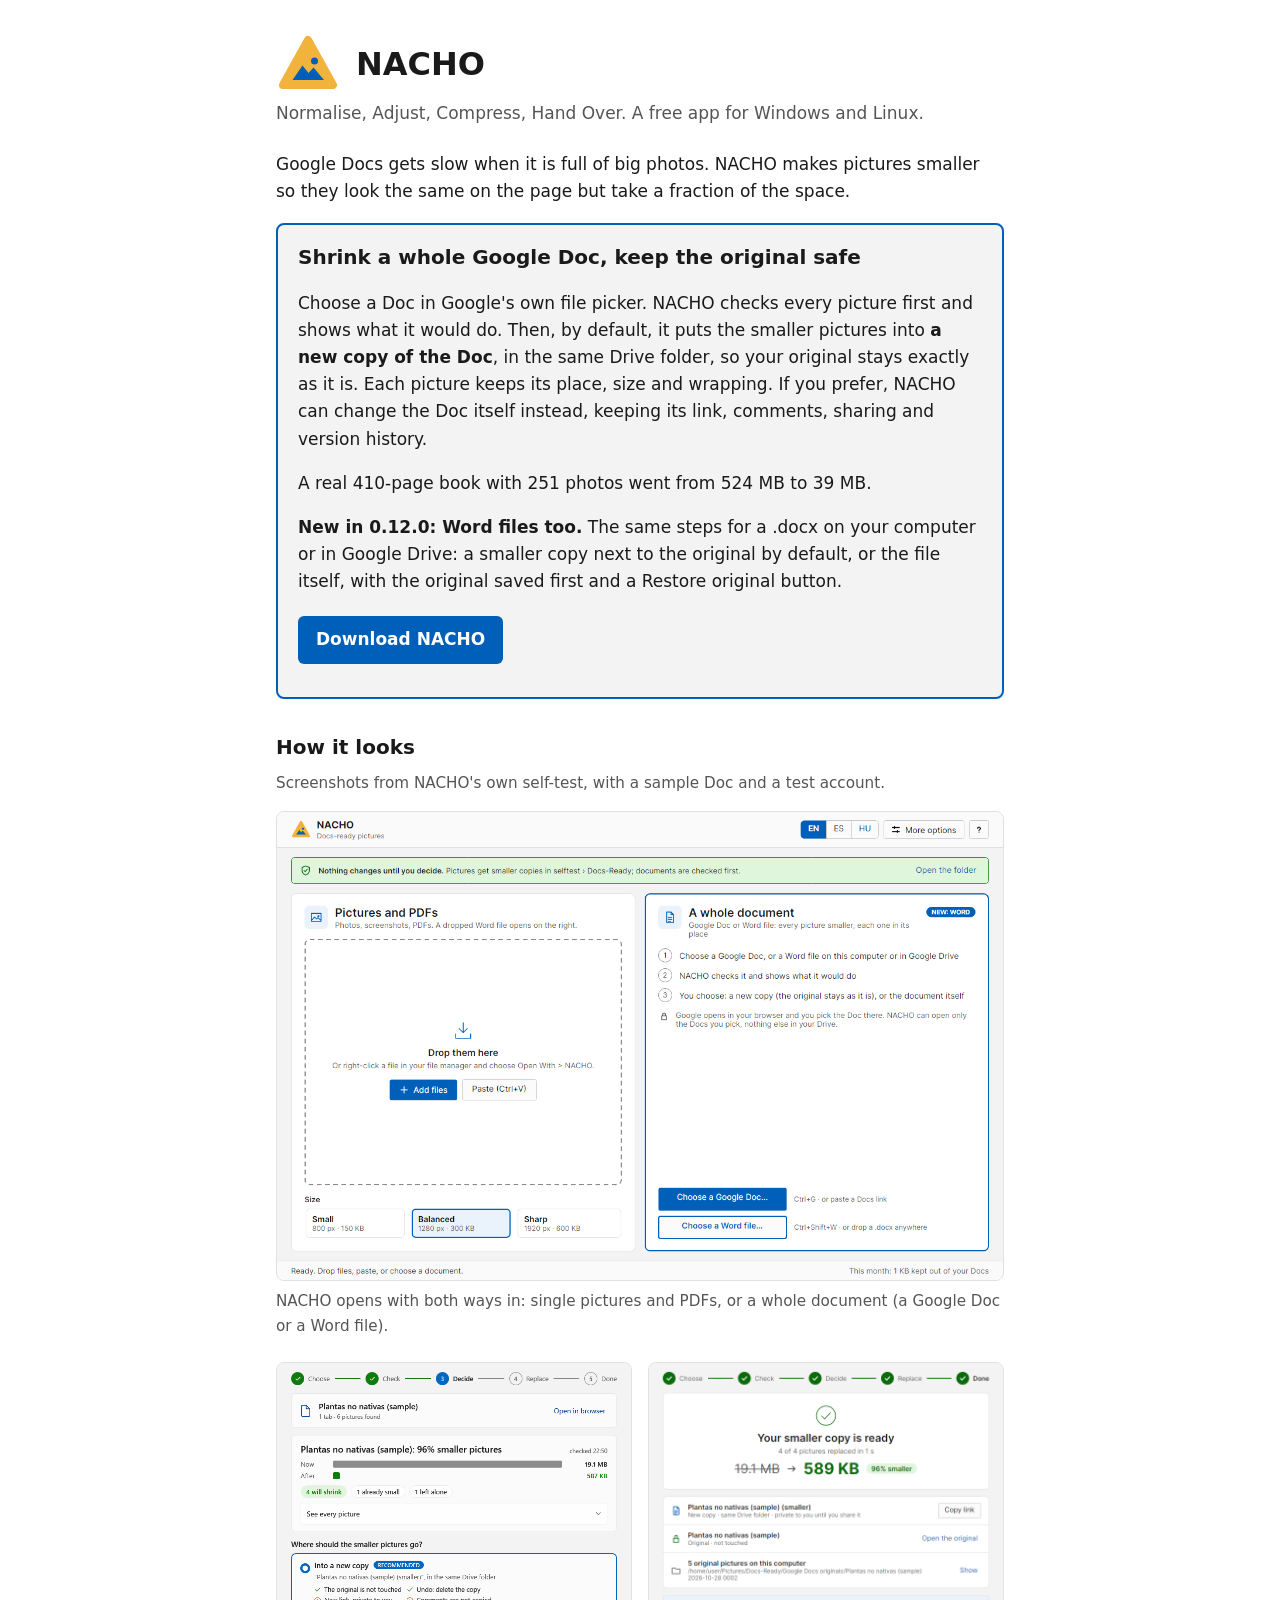
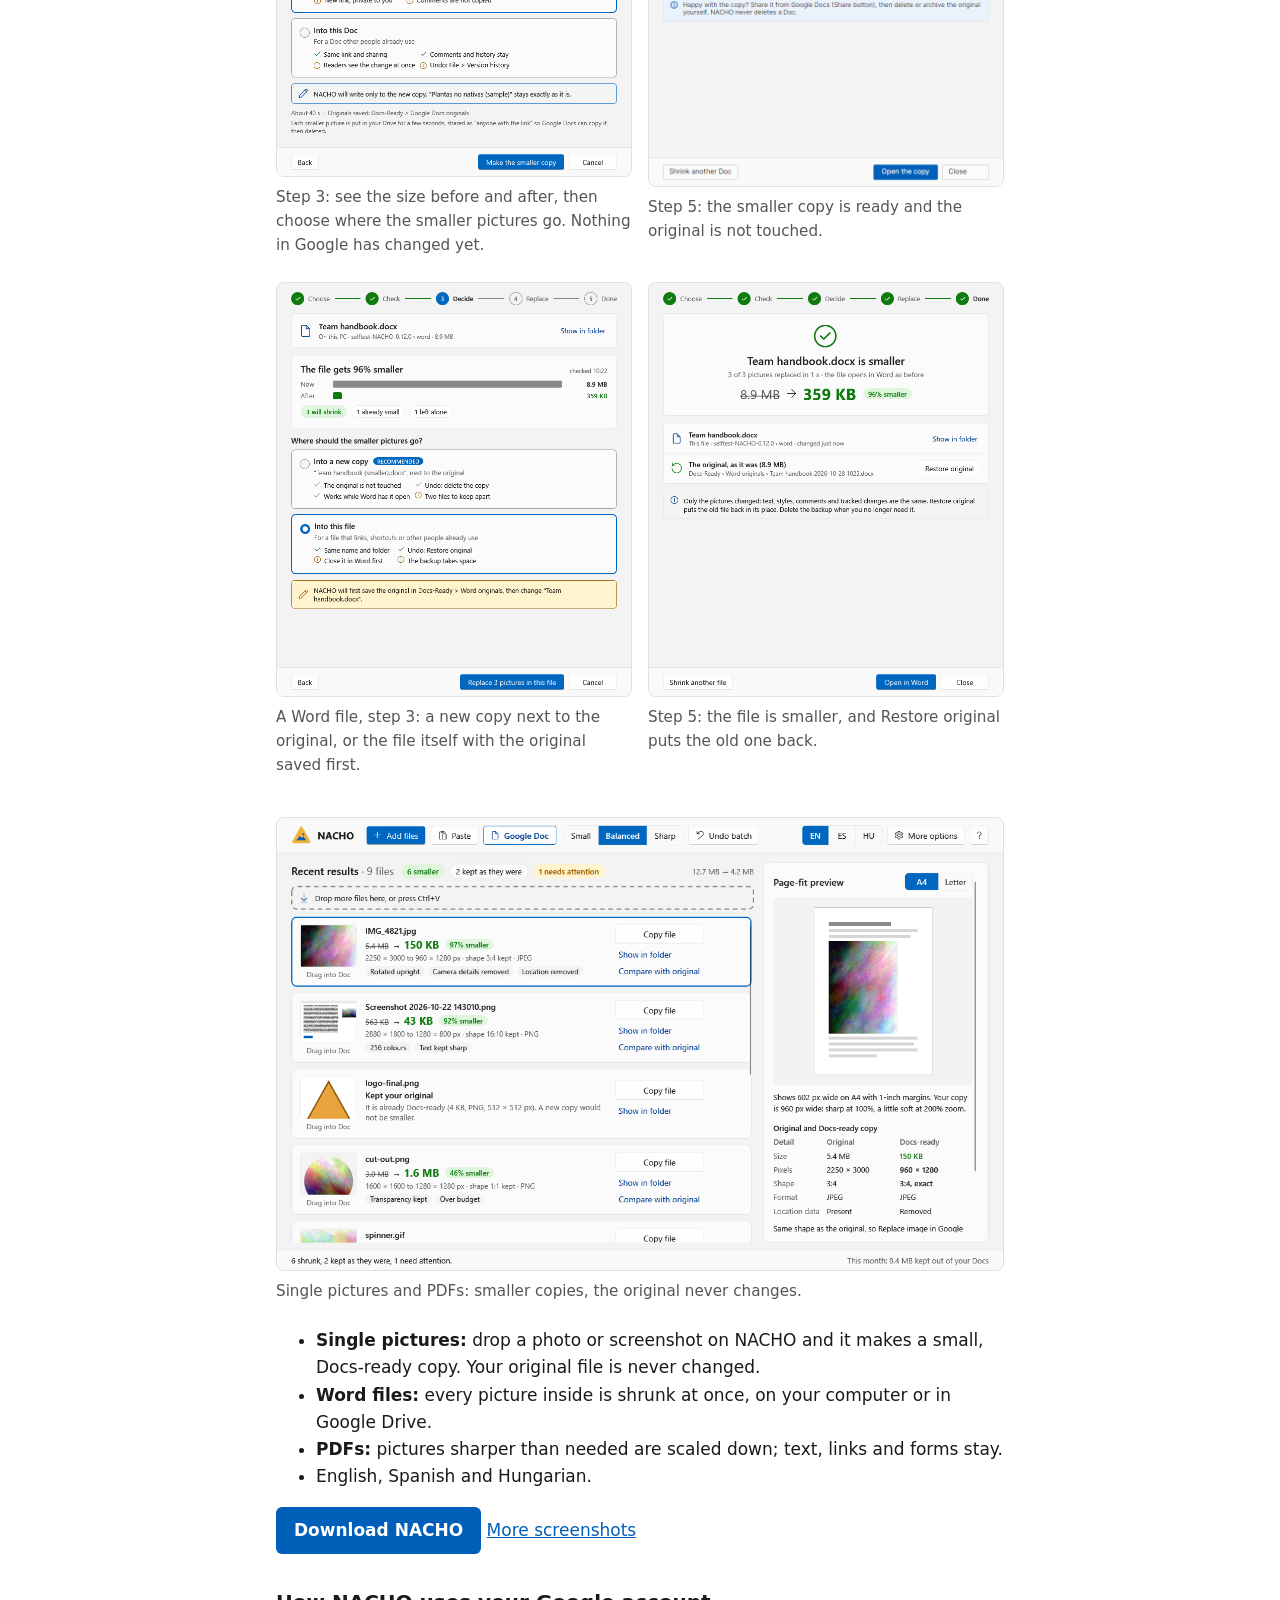
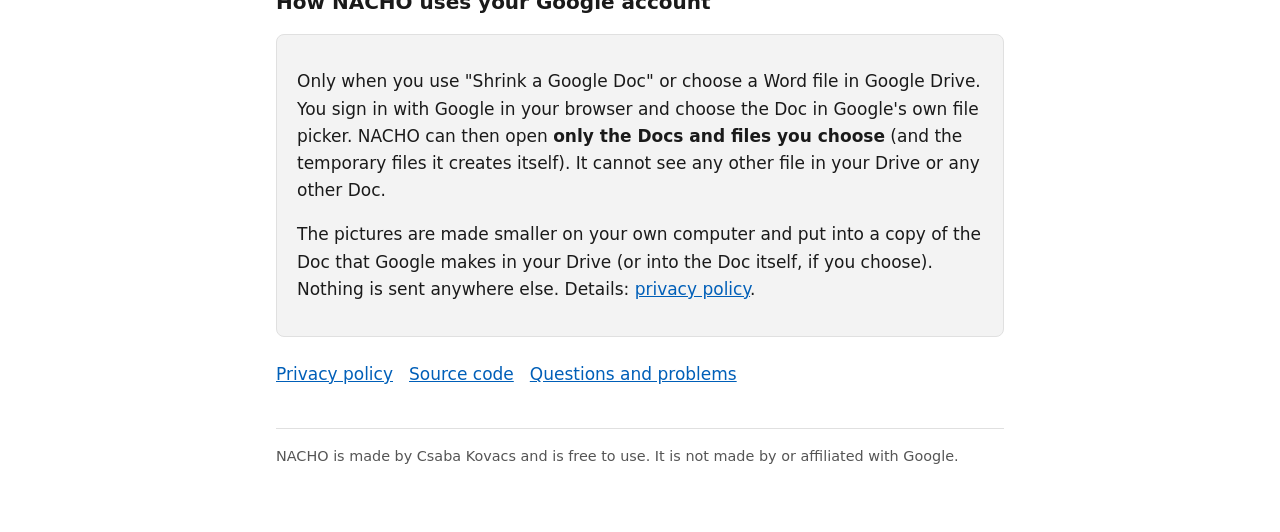
<file: index.html>
<!doctype html>
<html lang="en">
<head>
<meta charset="utf-8">
<meta name="viewport" content="width=device-width, initial-scale=1">
<title>NACHO: Docs-ready pictures</title>
<meta name="description" content="NACHO is a free Windows and Linux app that makes pictures smaller for Google Docs, also inside a Google Doc you choose.">
<link rel="icon" href="logo.svg" type="image/svg+xml">
<link rel="stylesheet" href="style.css">
</head>
<body>
<main>
<header class="brand"><img src="logo.svg" alt="" width="64" height="64"><h1>NACHO</h1></header>
<p class="tagline">Normalise, Adjust, Compress, Hand Over. A free app for Windows and Linux.</p>

<p>Google Docs gets slow when it is full of big photos. NACHO makes pictures smaller so they look the same on the page but take a fraction of the space.</p>

<div class="card highlight">
<h2>Shrink a whole Google Doc, keep the original safe</h2>
<p>Choose a Doc in Google's own file picker. NACHO checks every picture first and shows what it would do. Then, by default, it puts the smaller pictures into <strong>a new copy of the Doc</strong>, in the same Drive folder, so your original stays exactly as it is. Each picture keeps its place, size and wrapping. If you prefer, NACHO can change the Doc itself instead, keeping its link, comments, sharing and version history.</p>
<p>A real 410-page book with 251 photos went from 524 MB to 39 MB.</p>
<p><strong>New in 0.12.0: Word files too.</strong> The same steps for a .docx on your computer or in Google Drive: a smaller copy next to the original by default, or the file itself, with the original saved first and a Restore original button.</p>
<p><a class="button" href="https://github.com/csabakovacs314/NACHO/releases/latest">Download NACHO</a></p>
</div>

<h2>How it looks</h2>
<p class="note">Screenshots from NACHO's own self-test, with a sample Doc and a test account.</p>
<figure>
<img src="img/start.png" width="1240" height="800" alt="NACHO start screen: Pictures and PDFs on the left, A whole document on the right with three steps, Choose a Google Doc and Choose a Word file" loading="lazy">
<figcaption>NACHO opens with both ways in: single pictures and PDFs, or a whole document (a Google Doc or a Word file).</figcaption>
</figure>
<div class="pair">
<figure>
<img src="img/google-decide.png" width="704" height="821" alt="Step 3, Decide: the Doc's pictures go from 19.1 MB to 587 KB; choose Into a new copy (recommended) or Into this Doc" loading="lazy">
<figcaption>Step 3: see the size before and after, then choose where the smaller pictures go. Nothing in Google has changed yet.</figcaption>
</figure>
<figure>
<img src="img/google-done.png" width="720" height="860" alt="Step 5, Done: Your smaller copy is ready, 96% smaller; the original is marked not touched" loading="lazy">
<figcaption>Step 5: the smaller copy is ready and the original is not touched.</figcaption>
</figure>
</div>
<div class="pair">
<figure>
<img src="img/word-decide.png" width="704" height="821" alt="Word file, step 3: the file gets 96% smaller; Into this file selected, the original is saved first" loading="lazy">
<figcaption>A Word file, step 3: a new copy next to the original, or the file itself with the original saved first.</figcaption>
</figure>
<figure>
<img src="img/word-done.png" width="704" height="821" alt="Word file, step 5: Team handbook.docx is smaller, with Restore original" loading="lazy">
<figcaption>Step 5: the file is smaller, and Restore original puts the old one back.</figcaption>
</figure>
</div>
<figure>
<img src="img/results.png" width="1224" height="761" alt="NACHO results: each picture as a card with the old size struck through and the new size, with a page-fit preview" loading="lazy">
<figcaption>Single pictures and PDFs: smaller copies, the original never changes.</figcaption>
</figure>

<ul>
<li><strong>Single pictures:</strong> drop a photo or screenshot on NACHO and it makes a small, Docs-ready copy. Your original file is never changed.</li>
<li><strong>Word files:</strong> every picture inside is shrunk at once, on your computer or in Google Drive.</li>
<li><strong>PDFs:</strong> pictures sharper than needed are scaled down; text, links and forms stay.</li>
<li>English, Spanish and Hungarian.</li>
</ul>

<p><a class="button" href="https://github.com/csabakovacs314/NACHO/releases/latest">Download NACHO</a> <a href="https://github.com/csabakovacs314/NACHO/blob/main/docs/README.md">More screenshots</a></p>

<h2>How NACHO uses your Google account</h2>
<div class="card">
<p>Only when you use "Shrink a Google Doc" or choose a Word file in Google Drive. You sign in with Google in your browser and choose the Doc in Google's own file picker. NACHO can then open <strong>only the Docs and files you choose</strong> (and the temporary files it creates itself). It cannot see any other file in your Drive or any other Doc.</p>
<p>The pictures are made smaller on your own computer and put into a copy of the Doc that Google makes in your Drive (or into the Doc itself, if you choose). Nothing is sent anywhere else. Details: <a href="privacy.html">privacy policy</a>.</p>
</div>

<nav aria-label="More about NACHO">
<a href="privacy.html">Privacy policy</a>
<a href="https://github.com/csabakovacs314/NACHO">Source code</a>
<a href="https://github.com/csabakovacs314/NACHO/issues">Questions and problems</a>
</nav>

<footer>NACHO is made by Csaba Kovacs and is free to use. It is not made by or affiliated with Google.</footer>
</main>
</body>
</html>
</file>
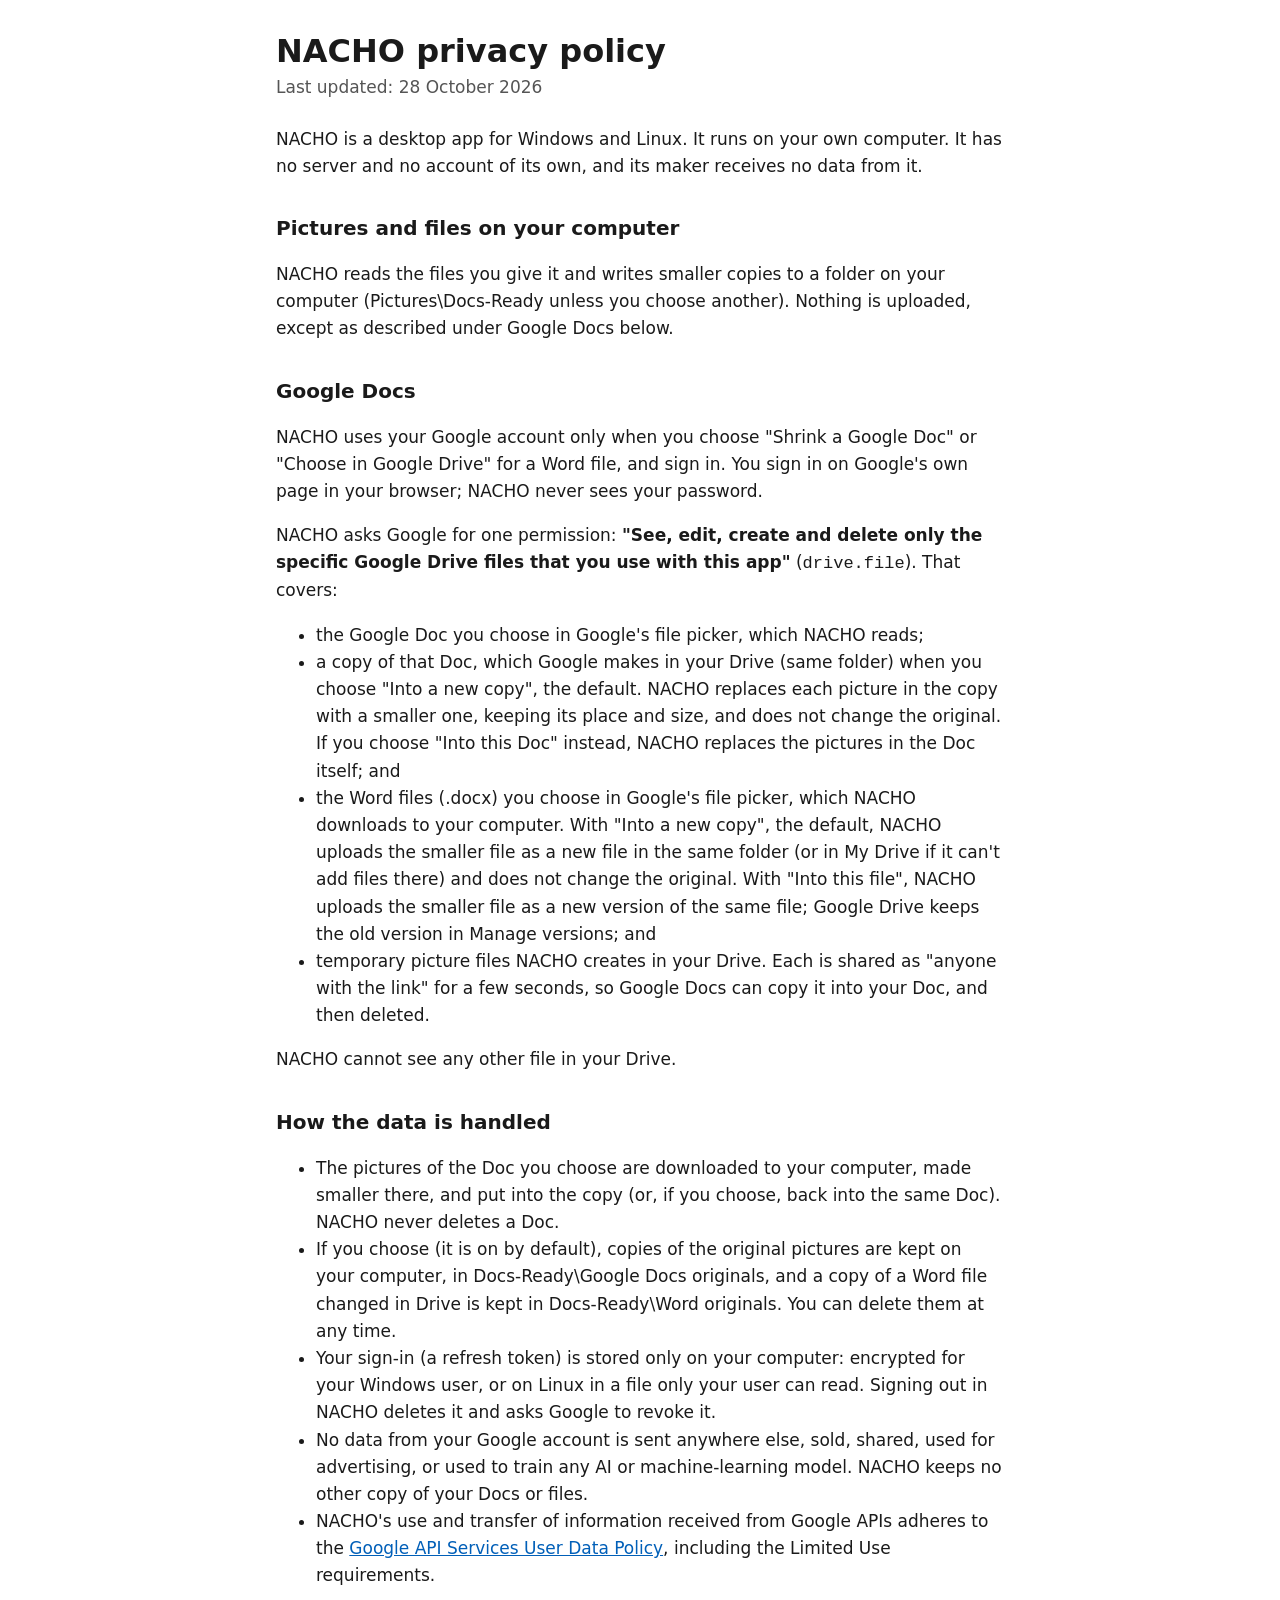
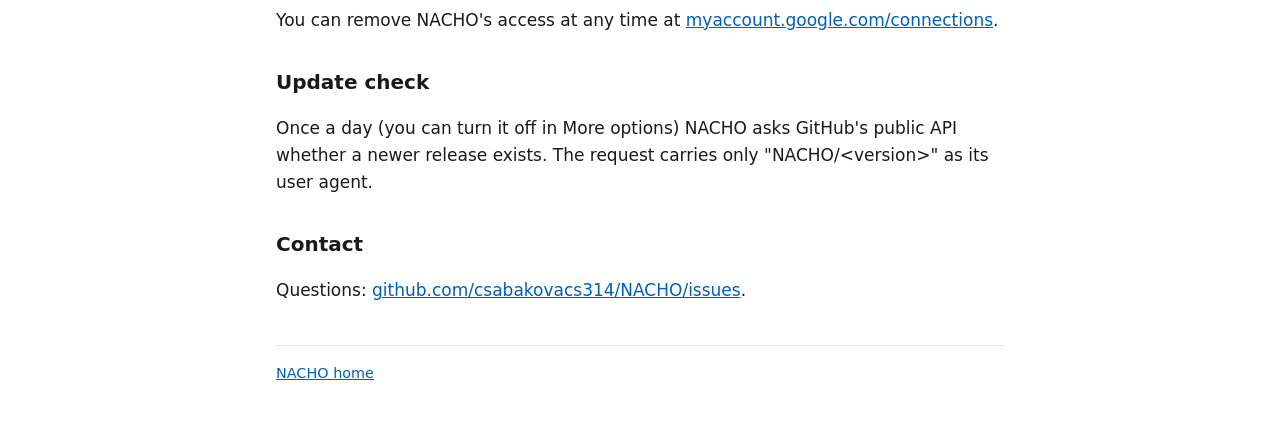
<file: privacy.html>
<!doctype html>
<html lang="en">
<head>
<meta charset="utf-8">
<meta name="viewport" content="width=device-width, initial-scale=1">
<title>NACHO privacy policy</title>
<link rel="stylesheet" href="style.css">
</head>
<body>
<main>
<h1>NACHO privacy policy</h1>
<p class="tagline">Last updated: 28 October 2026</p>

<p>NACHO is a desktop app for Windows and Linux. It runs on your own computer. It has no server and no account of its own, and its maker receives no data from it.</p>

<h2>Pictures and files on your computer</h2>
<p>NACHO reads the files you give it and writes smaller copies to a folder on your computer (Pictures\Docs-Ready unless you choose another). Nothing is uploaded, except as described under Google Docs below.</p>

<h2>Google Docs</h2>
<p>NACHO uses your Google account only when you choose "Shrink a Google Doc" or "Choose in Google Drive" for a Word file, and sign in. You sign in on Google's own page in your browser; NACHO never sees your password.</p>
<p>NACHO asks Google for one permission: <strong>"See, edit, create and delete only the specific Google Drive files that you use with this app"</strong> (<code>drive.file</code>). That covers:</p>
<ul>
<li>the Google Doc you choose in Google's file picker, which NACHO reads;</li>
<li>a copy of that Doc, which Google makes in your Drive (same folder) when you choose "Into a new copy", the default. NACHO replaces each picture in the copy with a smaller one, keeping its place and size, and does not change the original. If you choose "Into this Doc" instead, NACHO replaces the pictures in the Doc itself; and</li>
<li>the Word files (.docx) you choose in Google's file picker, which NACHO downloads to your computer. With "Into a new copy", the default, NACHO uploads the smaller file as a new file in the same folder (or in My Drive if it can't add files there) and does not change the original. With "Into this file", NACHO uploads the smaller file as a new version of the same file; Google Drive keeps the old version in Manage versions; and</li>
<li>temporary picture files NACHO creates in your Drive. Each is shared as "anyone with the link" for a few seconds, so Google Docs can copy it into your Doc, and then deleted.</li>
</ul>
<p>NACHO cannot see any other file in your Drive.</p>

<h2>How the data is handled</h2>
<ul>
<li>The pictures of the Doc you choose are downloaded to your computer, made smaller there, and put into the copy (or, if you choose, back into the same Doc). NACHO never deletes a Doc.</li>
<li>If you choose (it is on by default), copies of the original pictures are kept on your computer, in Docs-Ready\Google Docs originals, and a copy of a Word file changed in Drive is kept in Docs-Ready\Word originals. You can delete them at any time.</li>
<li>Your sign-in (a refresh token) is stored only on your computer: encrypted for your Windows user, or on Linux in a file only your user can read. Signing out in NACHO deletes it and asks Google to revoke it.</li>
<li>No data from your Google account is sent anywhere else, sold, shared, used for advertising, or used to train any AI or machine-learning model. NACHO keeps no other copy of your Docs or files.</li>
<li>NACHO's use and transfer of information received from Google APIs adheres to the <a href="https://developers.google.com/terms/api-services-user-data-policy">Google API Services User Data Policy</a>, including the Limited Use requirements.</li>
</ul>
<p>You can remove NACHO's access at any time at <a href="https://myaccount.google.com/connections">myaccount.google.com/connections</a>.</p>

<h2>Update check</h2>
<p>Once a day (you can turn it off in More options) NACHO asks GitHub's public API whether a newer release exists. The request carries only "NACHO/&lt;version&gt;" as its user agent.</p>

<h2>Contact</h2>
<p>Questions: <a href="https://github.com/csabakovacs314/NACHO/issues">github.com/csabakovacs314/NACHO/issues</a>.</p>

<footer><a href="index.html">NACHO home</a></footer>
</main>
</body>
</html>
</file>
<file: style.css>
:root { --bg: #ffffff; --text: #1a1a1a; --muted: #555; --accent: #005fb8; --card: #f3f3f3; --line: #e0e0e0; }
@media (prefers-color-scheme: dark) { :root { --bg: #1f1f1f; --text: #f2f2f2; --muted: #c5c5c5; --accent: #60cdff; --card: #2b2b2b; --line: #3d3d3d; } }
* { box-sizing: border-box; }
body { margin: 0; background: var(--bg); color: var(--text); font: 17px/1.6 "Segoe UI", system-ui, -apple-system, sans-serif; }
main { max-width: 760px; margin: 0 auto; padding: 32px 16px 64px; }
h1 { font-size: 2rem; line-height: 1.2; margin: 0 0 4px; }
h2 { font-size: 1.25rem; margin: 32px 0 8px; }
p, li { max-width: 68ch; }
.tagline { color: var(--muted); margin: 0 0 24px; }
a { color: var(--accent); }
a:focus-visible { outline: 3px solid var(--accent); outline-offset: 2px; }
.card { background: var(--card); border: 1px solid var(--line); border-radius: 8px; padding: 16px 20px; margin: 16px 0; }
.button { display: inline-block; background: var(--accent); color: var(--bg); text-decoration: none; font-weight: 600; padding: 10px 18px; border-radius: 6px; min-height: 44px; }
nav { display: flex; flex-wrap: wrap; gap: 16px; margin: 24px 0; }
footer { color: var(--muted); font-size: 0.9rem; border-top: 1px solid var(--line); margin-top: 40px; padding-top: 16px; }
.brand { display: flex; align-items: center; gap: 16px; margin: 0 0 4px; }
.brand h1 { margin: 0; }
.highlight { border-color: var(--accent); border-width: 2px; }
.highlight h2 { margin-top: 0; }
.note { color: var(--muted); font-size: 0.95rem; margin-top: 0; }
figure { margin: 16px 0 24px; }
figure img { display: block; width: 100%; height: auto; border: 1px solid var(--line); border-radius: 8px; }
figcaption { color: var(--muted); font-size: 0.95rem; margin-top: 8px; }
.pair { display: grid; grid-template-columns: repeat(2, minmax(0, 1fr)); gap: 16px; }
.pair figure { margin: 0 0 24px; }
@media (max-width: 600px) { .pair { grid-template-columns: 1fr; } }
.highlight .button { margin-top: 4px; }
</file>
